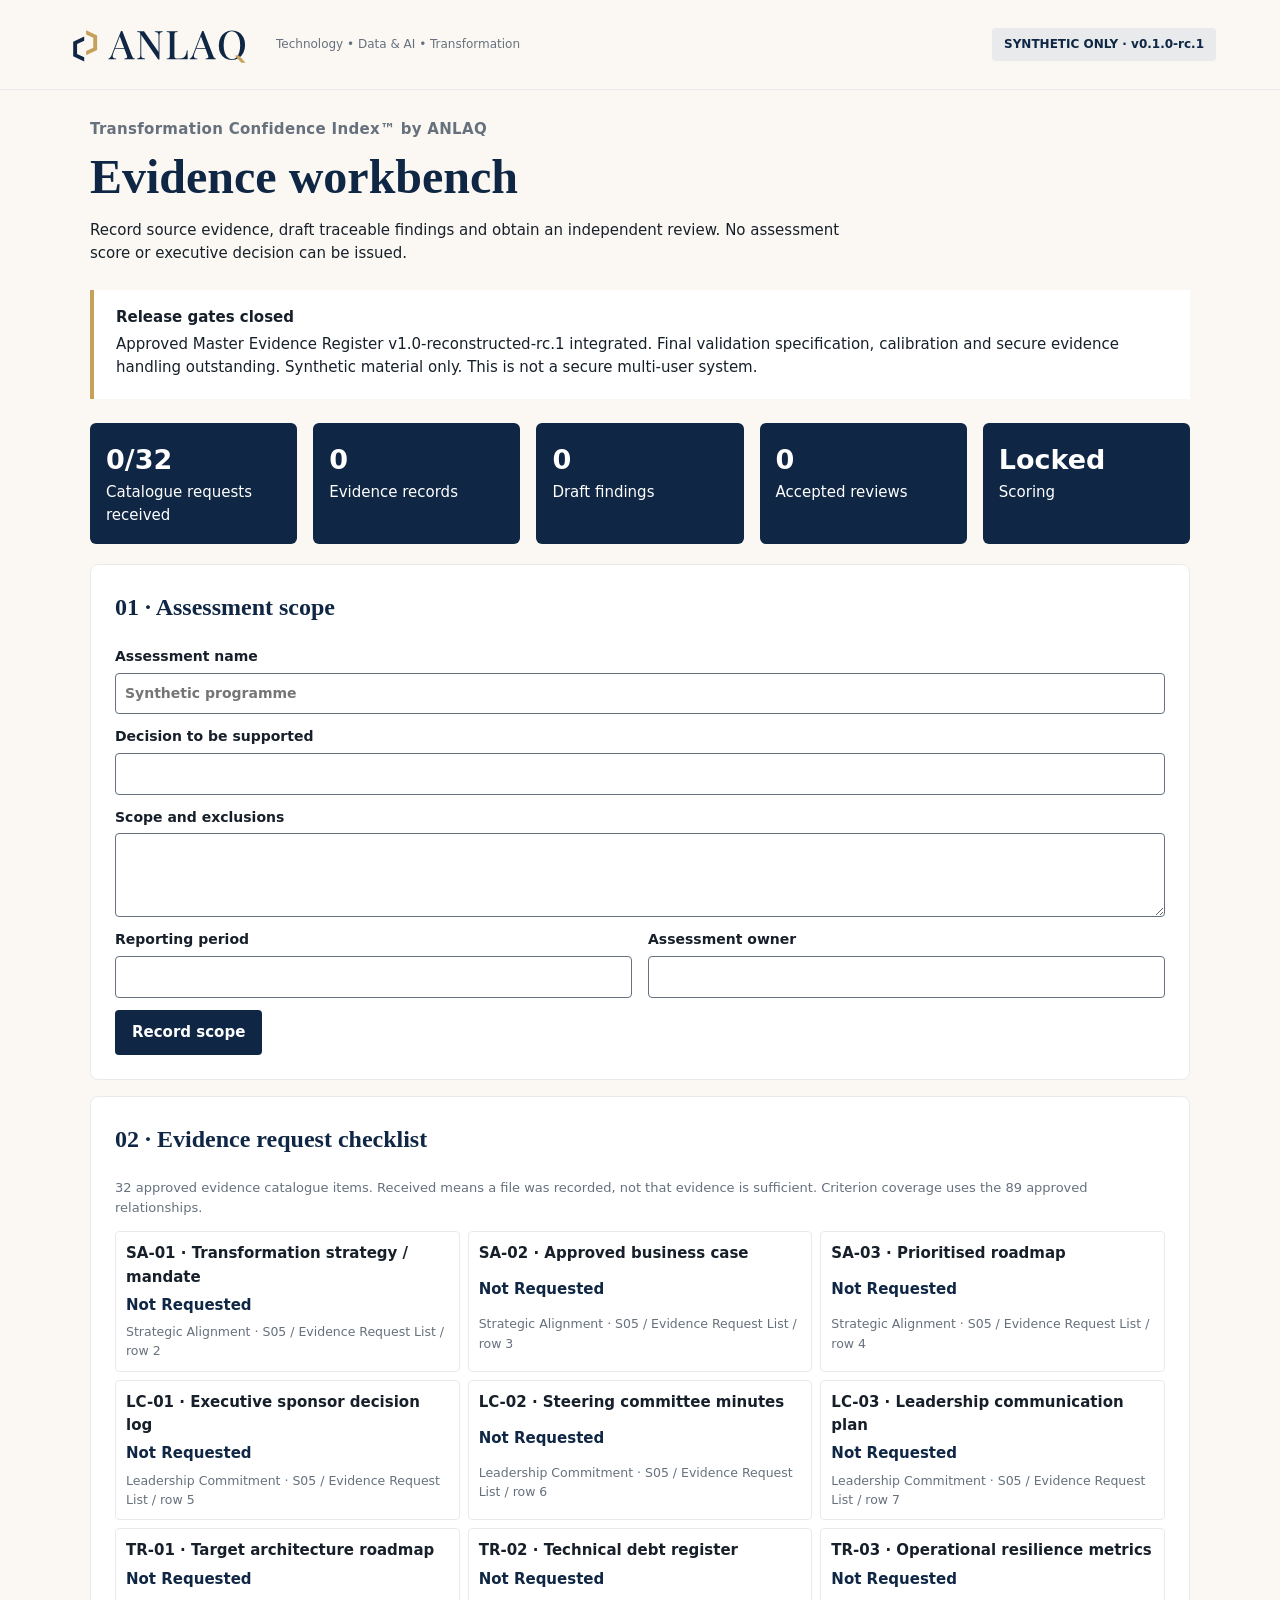
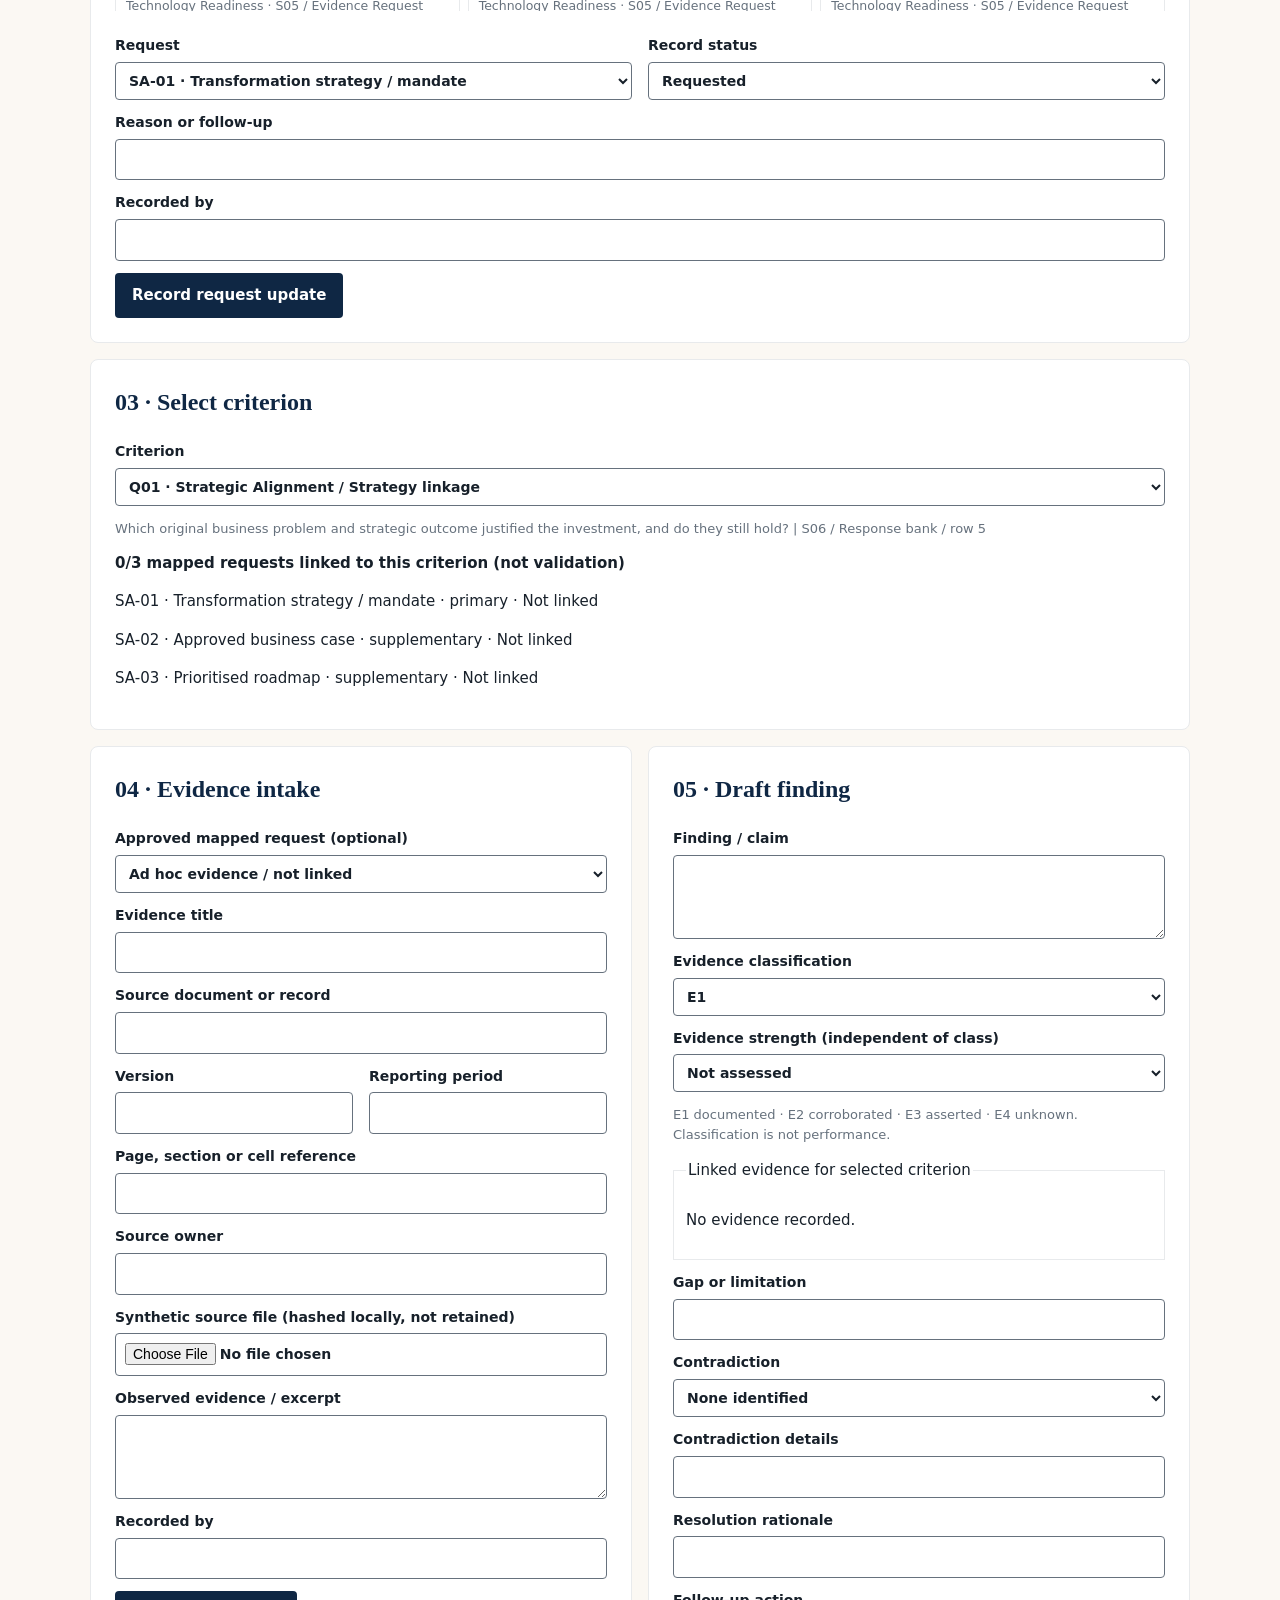
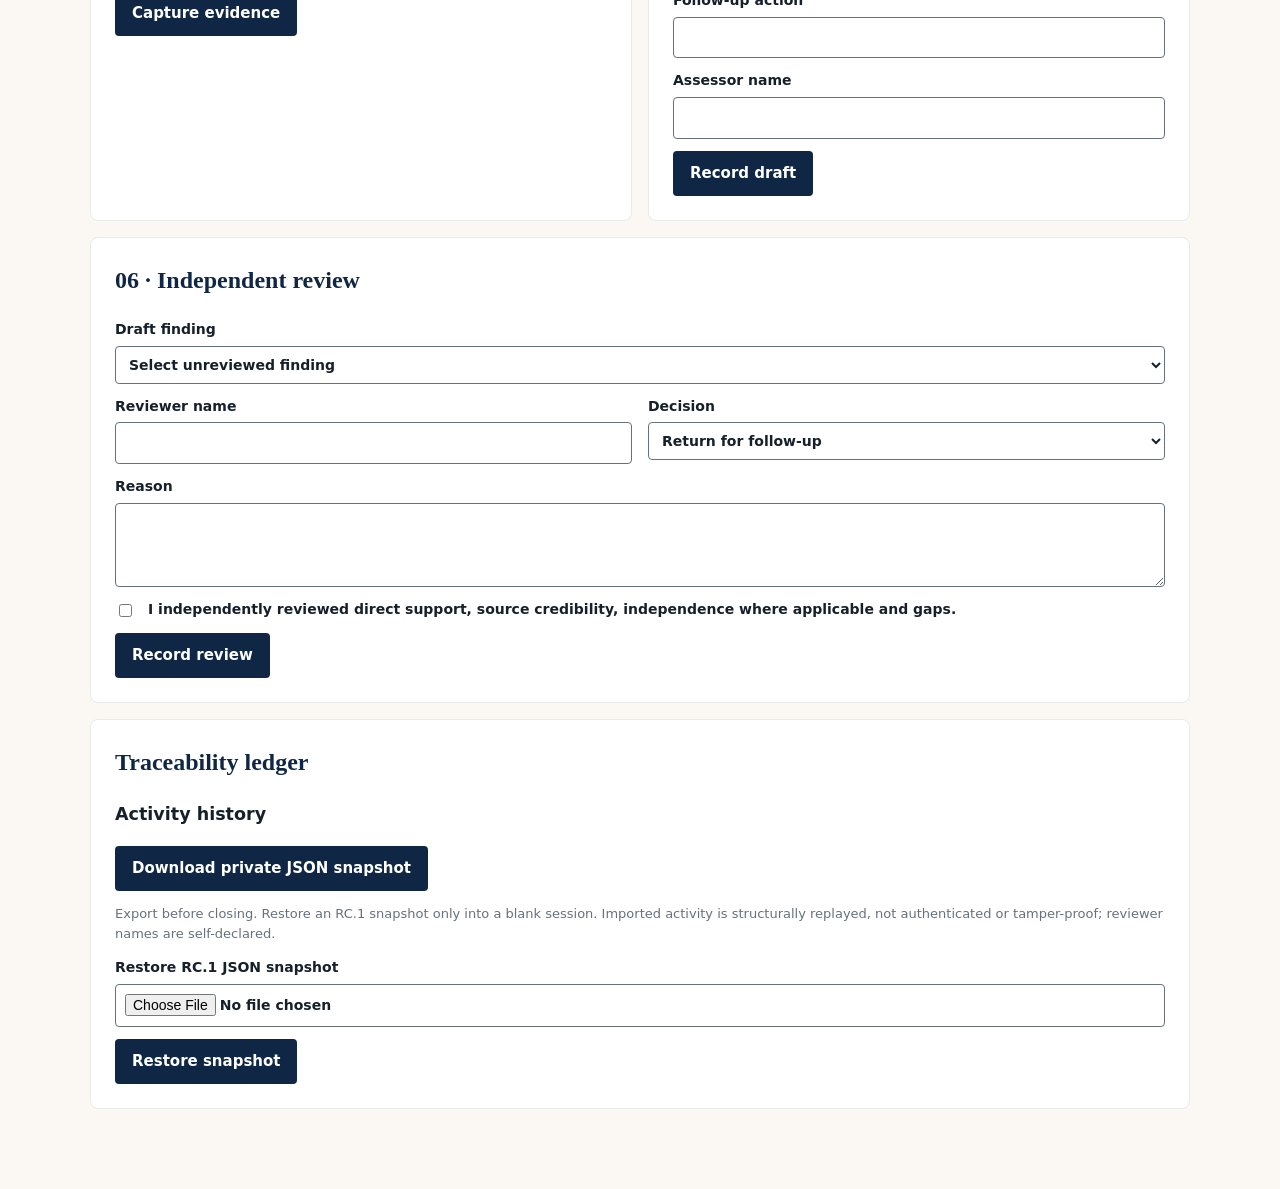
<file: prototypes/tci-evidence-workbench/index.html>
<!doctype html><html lang="en"><head><meta charset="utf-8"><meta name="viewport" content="width=device-width,initial-scale=1"><title>ANLAQ | Evidence workbench</title><link rel="stylesheet" href="style.css"></head>
<body><header><img src="logo.svg" alt="ANLAQ" width="190"><div class="tag">Technology • Data &amp; AI • Transformation</div><span class="badge">SYNTHETIC ONLY · v0.1.0-rc.1</span></header><main>
<div class="intro"><div class="eyebrow">Transformation Confidence Index™ by ANLAQ</div><h1>Evidence workbench</h1><p>Record source evidence, draft traceable findings and obtain an independent review. No assessment score or executive decision can be issued.</p></div>
<div class="alert"><strong>Release gates closed</strong><p>Approved Master Evidence Register v1.0-reconstructed-rc.1 integrated. Final validation specification, calibration and secure evidence handling outstanding. Synthetic material only. This is not a secure multi-user system.</p></div>
<section class="stats" id="stats"></section>
<section><h2>01 · Assessment scope</h2><form id="scope"><label>Assessment name<input name="title" required placeholder="Synthetic programme"></label><label>Decision to be supported<input name="decision" required></label><label>Scope and exclusions<textarea name="boundary" required></textarea></label><div class="pair"><label>Reporting period<input name="period" required></label><label>Assessment owner<input name="owner" required></label></div><button>Record scope</button></form><div id="scope-summary"></div></section>
<section><h2>02 · Evidence request checklist</h2><p class="muted">32 approved evidence catalogue items. Received means a file was recorded, not that evidence is sufficient. Criterion coverage uses the 89 approved relationships.</p><div id="request-list"></div><form id="request"><div class="pair"><label>Request<select name="requestId" id="request-select" required></select></label><label>Record status<select name="status"><option value="requested">Requested</option><option value="missing">Missing / unavailable</option></select></label></div><label>Reason or follow-up<input name="reason" required></label><label>Recorded by<input name="actor" required></label><button>Record request update</button></form></section>
<section><h2>03 · Select criterion</h2><label>Criterion<select id="criterion"></select></label><p id="criterion-source"></p><div id="criterion-coverage"></div></section>
<div class="columns"><section><h2>04 · Evidence intake</h2><form id="evidence"><label>Approved mapped request (optional)<select name="requestId" id="evidence-request"></select></label><label>Evidence title<input name="title" required></label><label>Source document or record<input name="source" required></label><div class="pair"><label>Version<input name="version" required></label><label>Reporting period<input name="period" required></label></div><label>Page, section or cell reference<input name="location" required></label><label>Source owner<input name="owner" required></label><label>Synthetic source file (hashed locally, not retained)<input name="file" type="file" required></label><label>Observed evidence / excerpt<textarea name="note" required></textarea></label><label>Recorded by<input name="actor" required></label><button>Capture evidence</button></form></section>
<section><h2>05 · Draft finding</h2><form id="finding"><label>Finding / claim<textarea name="claim" required></textarea></label><label>Evidence classification<select name="evidenceClass"><option>E1</option><option>E2</option><option>E3</option><option>E4</option></select></label><label>Evidence strength (independent of class)<select name="evidenceStrength"><option>Not assessed</option><option>Strong</option><option>Moderate</option><option>Weak</option></select></label><p class="muted">E1 documented · E2 corroborated · E3 asserted · E4 unknown. Classification is not performance.</p><fieldset><legend>Linked evidence for selected criterion</legend><div id="refs"></div></fieldset><label>Gap or limitation<input name="gap" required></label><label>Contradiction<select name="contradiction"><option value="none">None identified</option><option value="open">Open</option><option value="resolved">Resolved</option></select></label><label>Contradiction details<input name="contradictionDetail"></label><label>Resolution rationale<input name="resolution"></label><label>Follow-up action<input name="action" required></label><label>Assessor name<input name="author" required></label><button>Record draft</button></form></section></div>
<section><h2>06 · Independent review</h2><form id="review"><label>Draft finding<select name="finding" id="review-select" required></select></label><div class="pair"><label>Reviewer name<input name="reviewer" required></label><label>Decision<select name="decision"><option value="return">Return for follow-up</option><option value="accept">Accept evidence review (not final decision)</option></select></label></div><label>Reason<textarea name="reason" required></textarea></label><label class="check"><input type="checkbox" name="confirmed">I independently reviewed direct support, source credibility, independence where applicable and gaps.</label><button>Record review</button></form></section>
<p role="status" id="status" aria-live="polite"></p><section><h2>Traceability ledger</h2><div id="ledger"></div><button id="export" type="button">Download private JSON snapshot</button><p class="muted">Export before closing. Restore an RC.1 snapshot only into a blank session. Imported activity is structurally replayed, not authenticated or tamper-proof; reviewer names are self-declared.</p><label>Restore RC.1 JSON snapshot<input type="file" id="restore-file" accept=".json,application/json"></label><button id="restore" type="button">Restore snapshot</button></section></main><script src="sources.js"></script><script src="requests.js"></script><script src="core.js"></script><script src="app.js"></script></body></html>
</file>
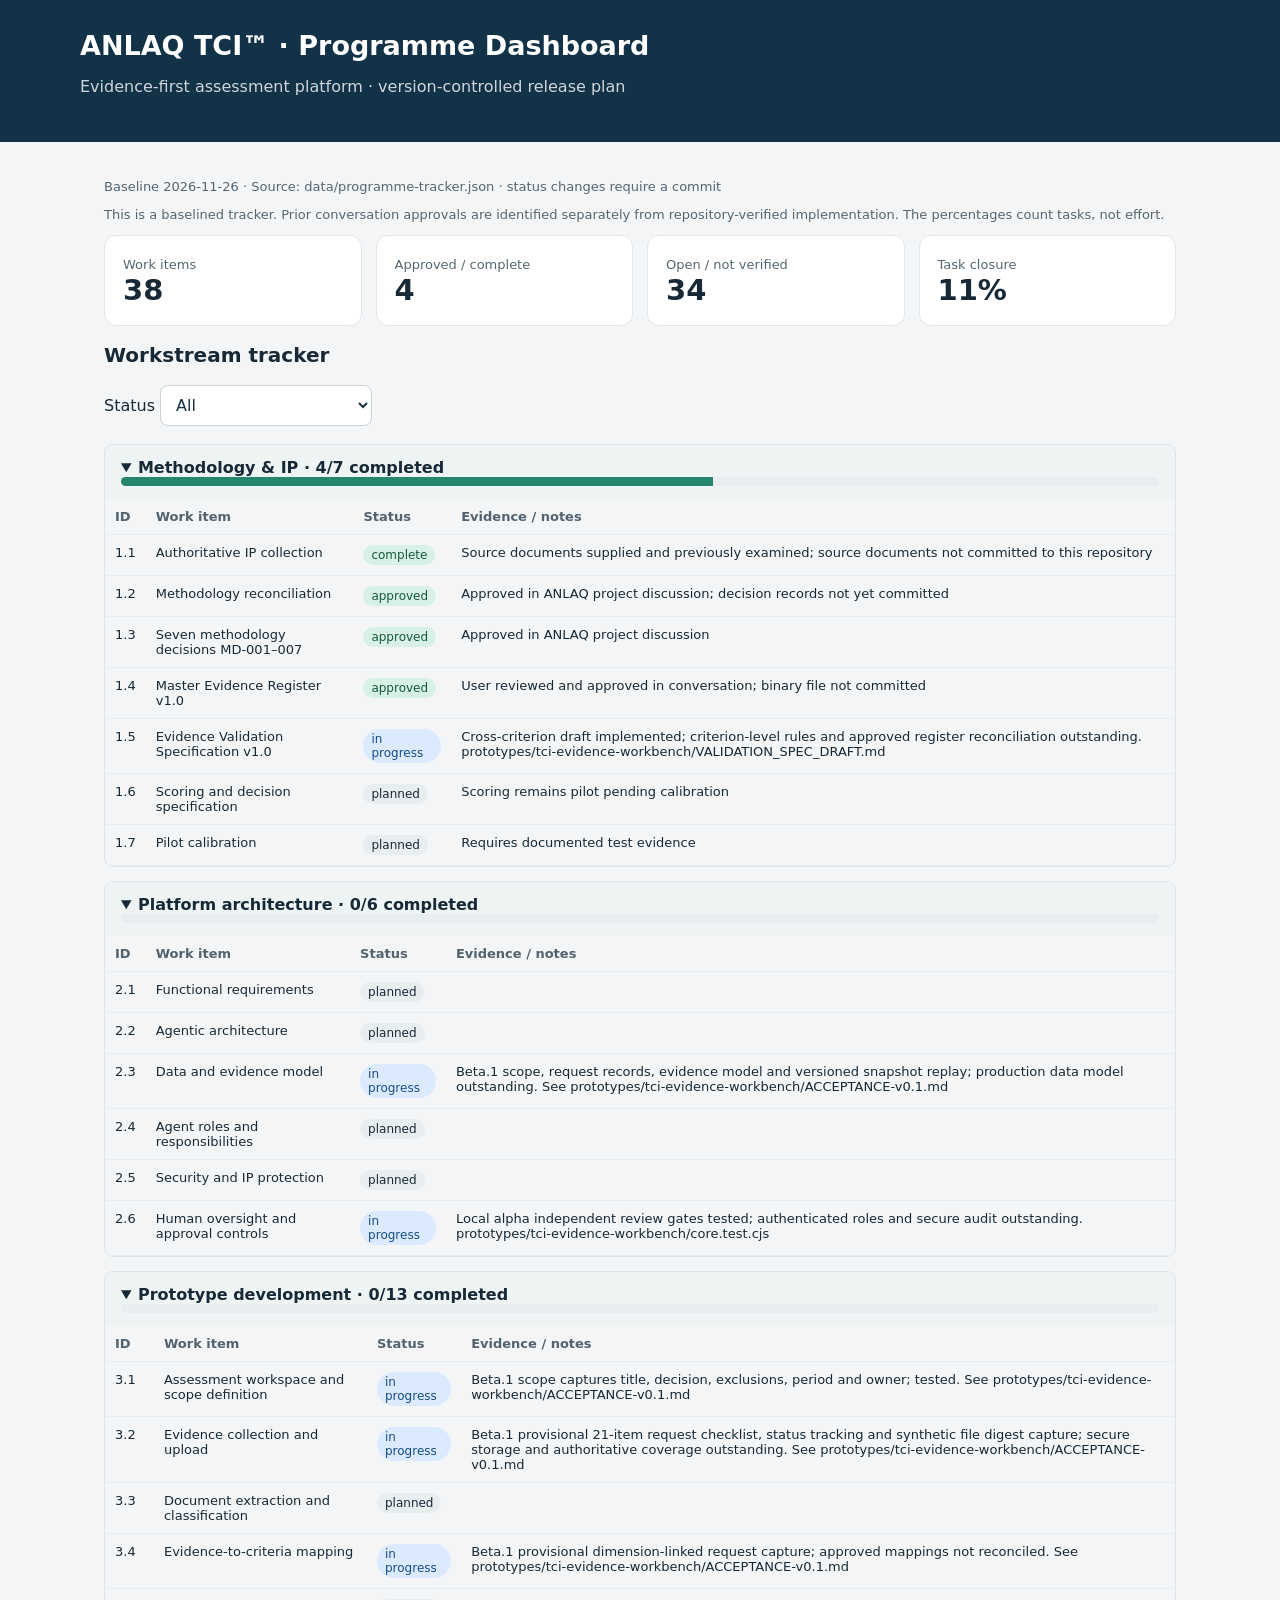
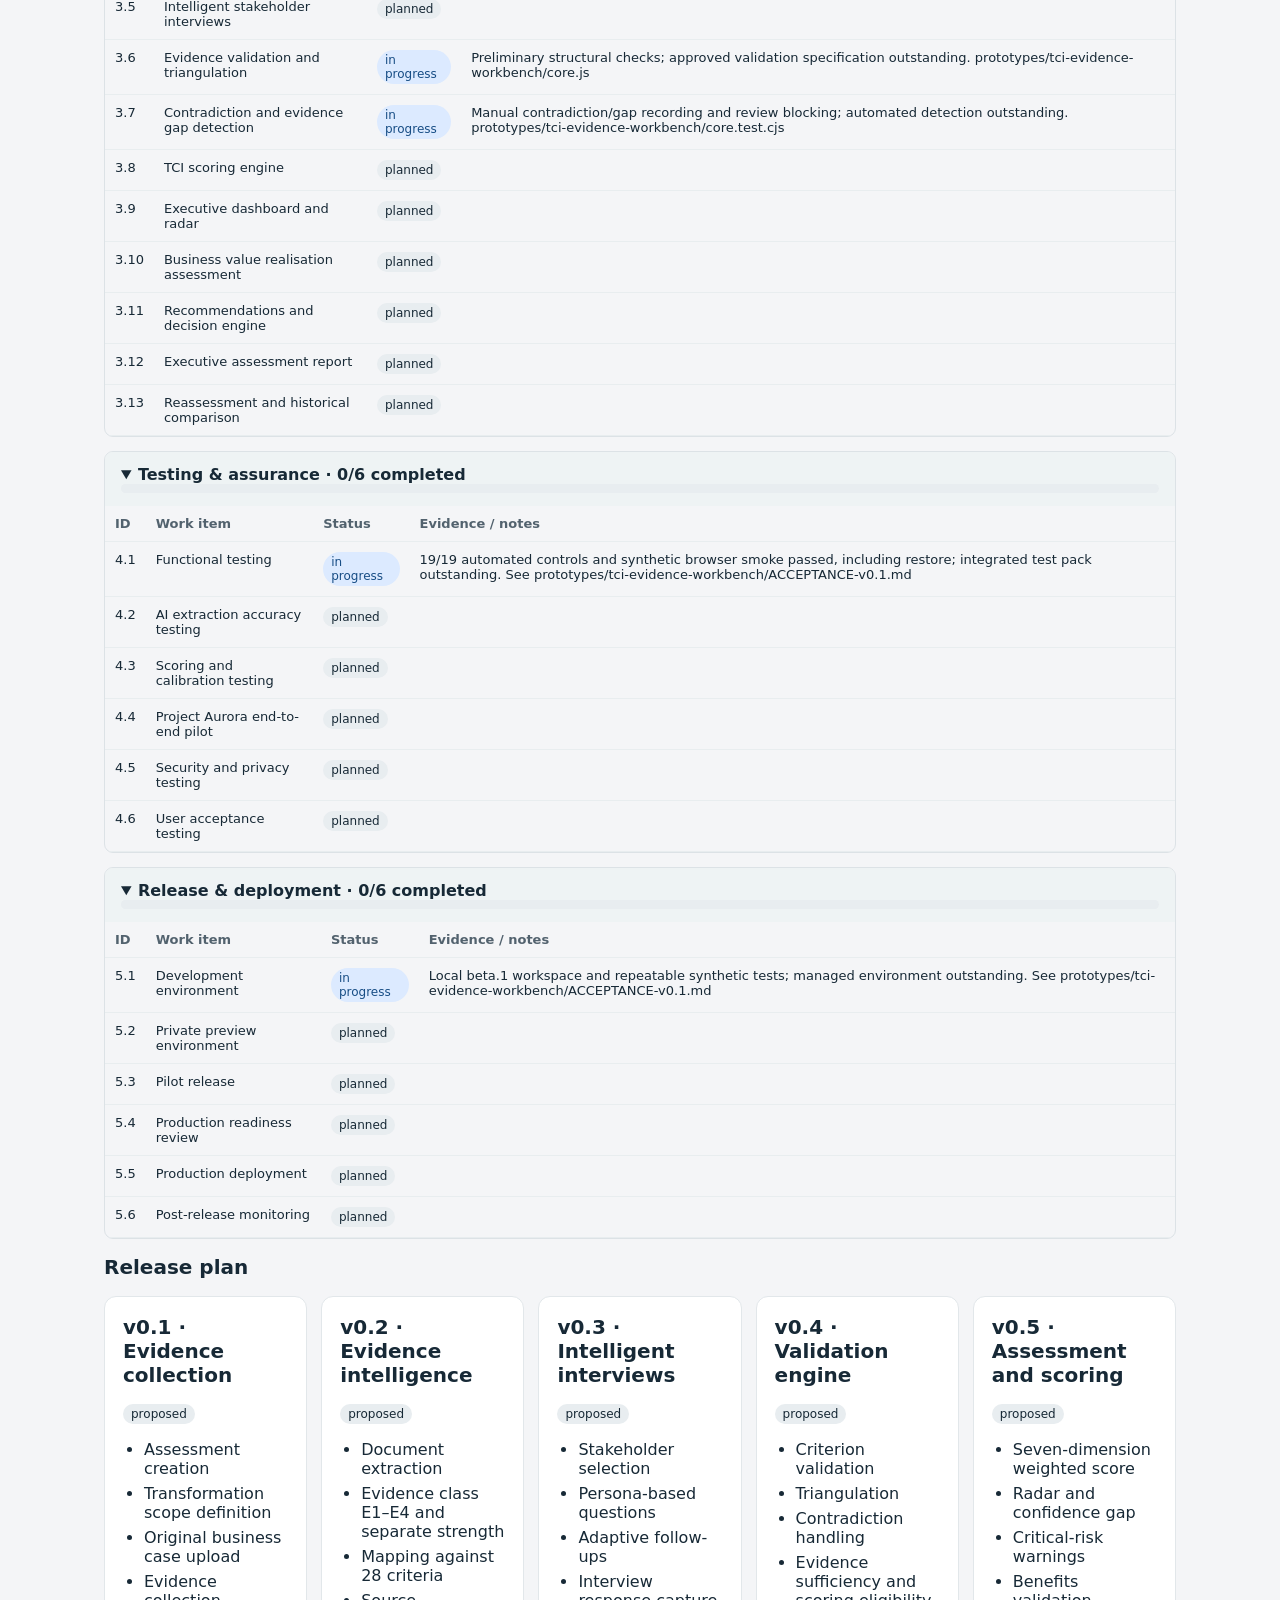
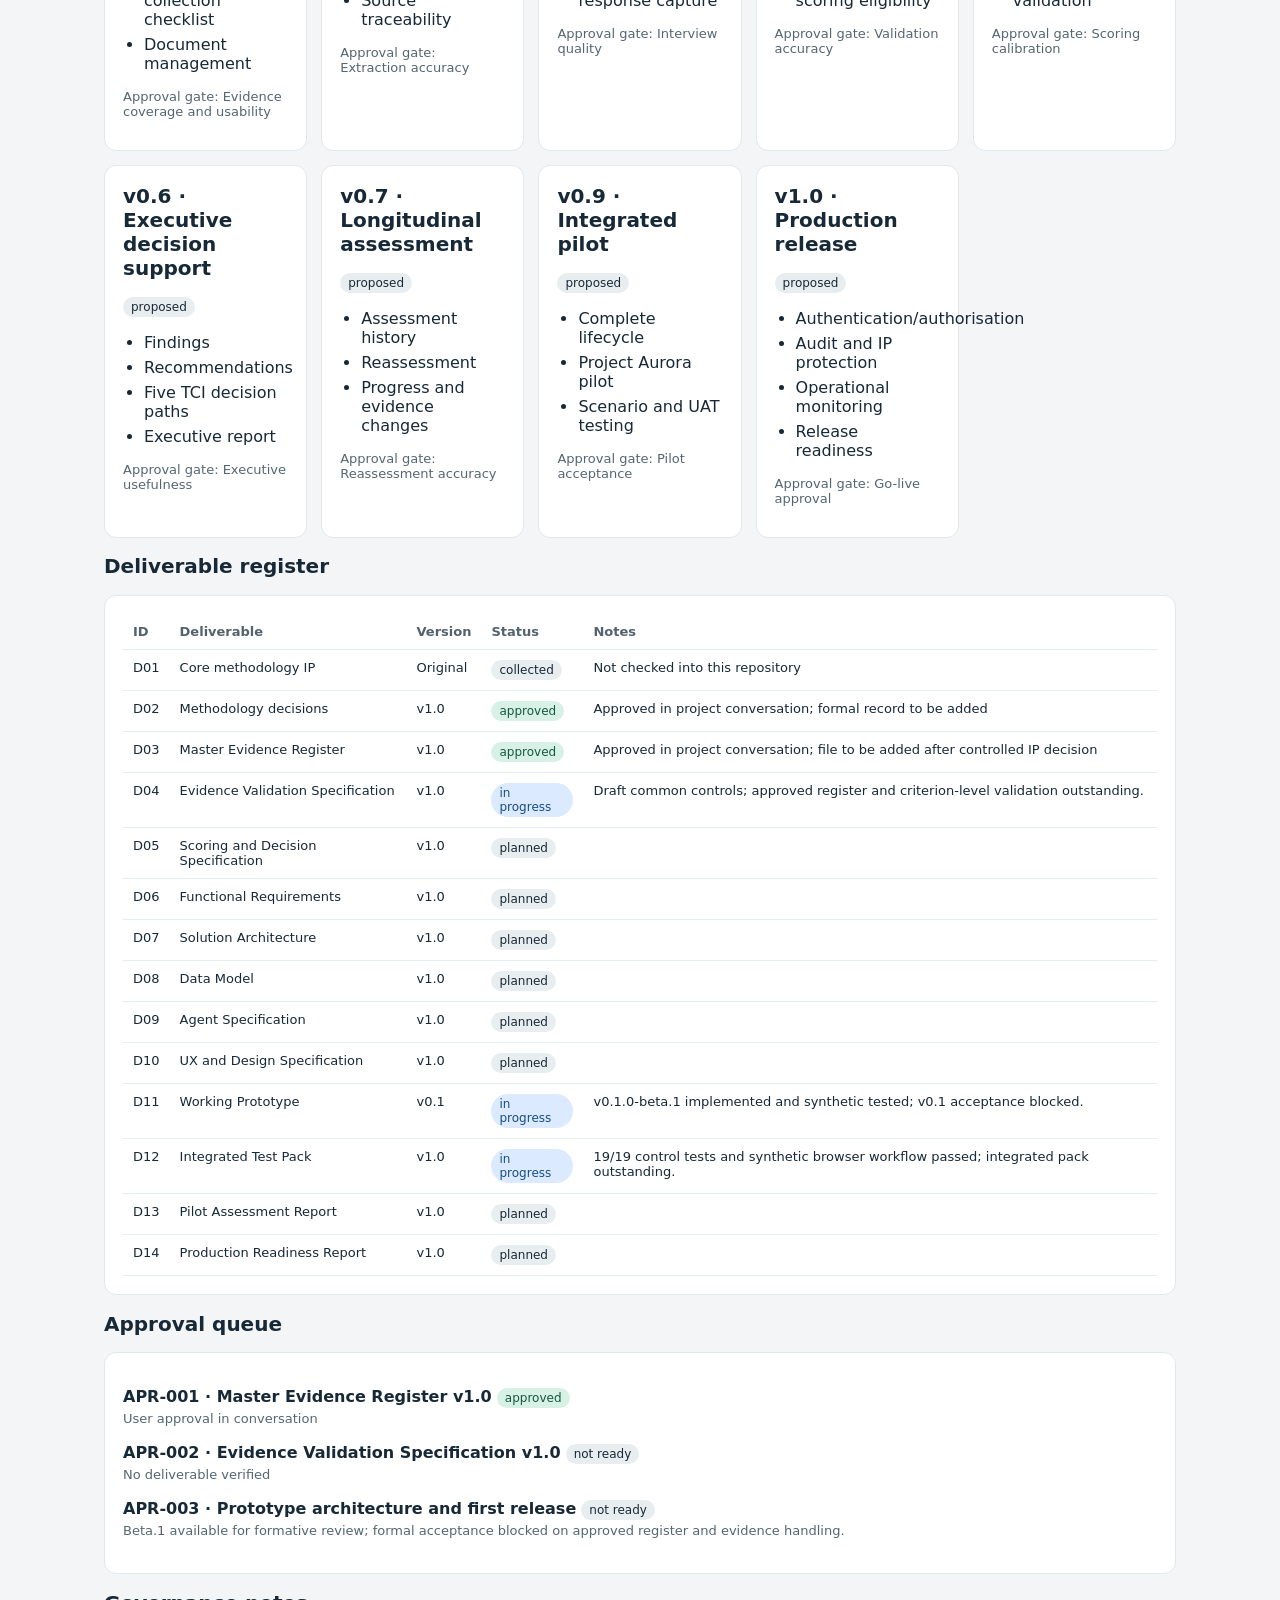
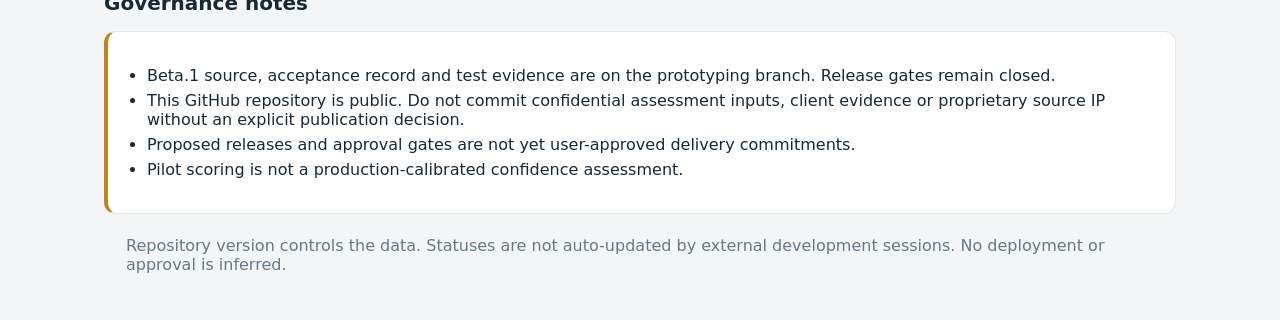
<file: docs/tci/dashboard.html>
<!doctype html>
<html lang="en"><head><meta charset="utf-8"><meta name="viewport" content="width=device-width, initial-scale=1">
<title>ANLAQ TCI™ programme dashboard</title>
<style>:root{color-scheme:light;font-family:Inter,system-ui,-apple-system,Segoe UI,sans-serif;background:#f4f5f7;color:#172936}*{box-sizing:border-box}body{margin:0}header{background:#123248;color:#fff;padding:30px max(24px,calc((100vw - 1120px)/2))}header h1{margin:0;font-size:27px}header p{opacity:.8}main{max-width:1120px;margin:auto;padding:24px}h2{font-size:20px}a{color:#146c74}button,select{font:inherit;padding:9px 11px;border:1px solid #c9d2d7;border-radius:8px;background:white;color:#173244}.cards{display:grid;grid-template-columns:repeat(auto-fit,minmax(170px,1fr));gap:14px}.card,section{background:white;border:1px solid #e2e7ea;border-radius:12px;padding:18px}.card strong{font-size:29px;display:block}.muted{color:#556671;font-size:13px}.toolbar{display:flex;gap:12px;flex-wrap:wrap;margin:18px 0}.phase{margin:14px 0}details{border:1px solid #dce2e6;border-radius:9px;margin:10px 0;overflow:hidden}summary{cursor:pointer;padding:13px 16px;font-weight:650;background:#eef3f4}table{border-collapse:collapse;width:100%;font-size:13px}th,td{text-align:left;padding:10px;border-bottom:1px solid #e8edef;vertical-align:top}th{color:#52626e}.status{display:inline-block;padding:3px 8px;border-radius:99px;background:#e8edf0;font-size:12px}.approved,.complete{background:#d8f1e6;color:#15583d}.outstanding,.blocked{background:#fff0ce;color:#79540e}.in_progress{background:#dceaff;color:#174d85}.bar{height:9px;background:#e8edf0;border-radius:12px;overflow:hidden}.bar span{display:block;height:100%;background:#25856d}footer{padding:22px;color:#667984}ul{padding-left:21px}li{margin:6px 0}.warning{border-left:4px solid #bc861f}</style></head>
<body><header><h1>ANLAQ TCI™ · Programme Dashboard</h1><p>Evidence-first assessment platform · version-controlled release plan</p></header>
<main><p class="muted" id="source">Loading version-controlled baseline…</p><div id="warning"></div>
<div class="cards" id="summary"></div>
<h2>Workstream tracker</h2><div class="toolbar"><label>Status <select id="filter"><option value="all">All</option><option value="open">Open only</option><option value="closed">Approved / complete</option></select></label></div><div id="phases"></div>
<h2>Release plan</h2><div id="releases" class="cards"></div>
<h2>Deliverable register</h2><section><div style="overflow:auto"><table><thead><tr><th>ID</th><th>Deliverable</th><th>Version</th><th>Status</th><th>Notes</th></tr></thead><tbody id="deliverables"></tbody></table></div></section>
<h2>Approval queue</h2><section id="approvals"></section>
<h2>Governance notes</h2><section class="warning" id="notes"></section>
<footer>Repository version controls the data. Statuses are not auto-updated by external development sessions. No deployment or approval is inferred.</footer></main>
<script>
const safe=s=>String(s??'').replace(/[&<>"']/g,c=>({'&':'&amp;','<':'&lt;','>':'&gt;','"':'&quot;',"'":'&#39;'}[c]));
const badge=s=>'<span class="status '+safe(s)+'">'+safe(s.replaceAll('_',' '))+'</span>';
const closed=s=>['approved','complete'].includes(s);
async function start(){
 let data;
 try{const r=await fetch('./data/programme-tracker.json',{cache:'no-store'});if(!r.ok)throw Error('HTTP '+r.status);data=await r.json()}catch(e){document.getElementById('source').textContent='Unable to load the tracker JSON. View this page from a local web server or through GitHub Pages (if enabled).';return}
 document.getElementById('source').textContent='Baseline '+data.baseline_date+' · Source: data/programme-tracker.json · status changes require a commit';
 const n=data.work_items.length,c=data.work_items.filter(i=>closed(i.status)).length;
 document.getElementById('summary').innerHTML=[['Work items',n],['Approved / complete',c],['Open / not verified',n-c],['Task closure',Math.round(100*c/n)+'%']].map(([t,v])=>'<div class="card"><span class="muted">'+safe(t)+'</span><strong>'+safe(v)+'</strong></div>').join('');
 document.getElementById('warning').innerHTML='<p class="muted">This is a baselined tracker. Prior conversation approvals are identified separately from repository-verified implementation. The percentages count tasks, not effort.</p>';
 const render=()=>{let f=document.getElementById('filter').value;document.getElementById('phases').innerHTML=data.phases.map(p=>{const all=data.work_items.filter(i=>i.phase===p.id),list=all.filter(i=>f==='all'||(f==='closed'?closed(i.status):!closed(i.status))),done=all.filter(i=>closed(i.status)).length;return '<details class="phase" open><summary>'+safe(p.title)+' · '+done+'/'+all.length+' completed <div class="bar"><span style="width:'+Math.round(done/all.length*100)+'%"></span></div></summary><div style="overflow:auto"><table><thead><tr><th>ID</th><th>Work item</th><th>Status</th><th>Evidence / notes</th></tr></thead><tbody>'+list.map(i=>'<tr><td>'+safe(i.id)+'</td><td>'+safe(i.title)+'</td><td>'+badge(i.status)+'</td><td>'+safe(i.evidence)+'</td></tr>').join('')+'</tbody></table></div></details>'}).join('')};
 document.getElementById('filter').addEventListener('change',render);render();
 document.getElementById('releases').innerHTML=data.releases.map(r=>'<article class="card"><strong style="font-size:20px">'+safe(r.version)+' · '+safe(r.title)+'</strong><p>'+badge(r.status)+'</p><ul>'+r.features.map(x=>'<li>'+safe(x)+'</li>').join('')+'</ul><p class="muted">Approval gate: '+safe(r.approval_gate)+'</p></article>').join('');
 document.getElementById('deliverables').innerHTML=data.deliverables.map(d=>'<tr><td>'+safe(d.id)+'</td><td>'+safe(d.title)+'</td><td>'+safe(d.version)+'</td><td>'+badge(d.status)+'</td><td>'+safe(d.notes)+'</td></tr>').join('');
 document.getElementById('approvals').innerHTML=data.approvals.map(a=>'<p><b>'+safe(a.id)+' · '+safe(a.item)+'</b> '+badge(a.status)+'<br><span class="muted">'+safe(a.basis)+'</span></p>').join('');
 document.getElementById('notes').innerHTML='<ul>'+data.warnings.map(w=>'<li>'+safe(w)+'</li>').join('')+'</ul>';
}start();
</script></body></html>
</file>
<file: prototypes/tci-evidence-workbench/style.css>
*{box-sizing:border-box}body{margin:0;background:#fbf8f3;color:#17202a;font:15px/1.55 Inter,system-ui,sans-serif}header{display:flex;align-items:center;gap:22px;padding:20px 5%;border-bottom:1px solid #e8eaec;flex-wrap:wrap}header img{height:auto}.tag{font-size:12px;color:#66717d}.badge{margin-left:auto;color:#0f2744;background:#e8eaec;font-weight:700;padding:7px 12px;border-radius:4px;font-size:12px}main{max-width:1140px;margin:0 auto;padding:28px 20px 64px}h1,h2{font-family:Georgia,serif;color:#0f2744}h1{font-size:clamp(34px,5vw,48px);line-height:1.1;margin:10px 0}h2{font-size:24px;margin:0 0 20px}.eyebrow{color:#66717d;font-weight:600;letter-spacing:.02em}.intro p{max-width:760px}.alert{border-left:4px solid #c6a15b;background:#fff;padding:16px 22px;margin:24px 0}.alert p{margin:4px 0}.stats,.columns,.pair{display:grid;gap:16px}.stats{grid-template-columns:repeat(4,1fr);margin:20px 0}.stat{padding:16px;background:#0f2744;color:white;border-radius:6px}.stat strong{display:block;font-size:27px}.columns,.pair{grid-template-columns:repeat(2,minmax(0,1fr))}section:not(.stats){background:white;border:1px solid #e8eaec;padding:24px;border-radius:8px;margin-bottom:16px}label{display:block;font-size:14px;font-weight:600;margin-bottom:12px}input,textarea,select{display:block;font:inherit;width:100%;margin-top:5px;padding:9px;border:1px solid #66717d;border-radius:4px;background:white;color:#17202a}textarea{min-height:84px;resize:vertical}.check{display:flex;align-items:flex-start;gap:8px}.check input,#refs input{width:auto;display:inline;margin-right:8px}button{background:#0f2744;color:white;border:none;padding:11px 17px;border-radius:4px;font:inherit;font-weight:600;cursor:pointer}button:focus-visible,input:focus-visible,select:focus-visible,textarea:focus-visible{outline:3px solid #c6a15b;outline-offset:2px}.muted,#criterion-source{color:#66717d;font-size:13px}fieldset{border:1px solid #e8eaec;margin:0 0 12px;padding:12px}#ledger article{border-top:1px solid #e8eaec;padding:12px 0;overflow-wrap:anywhere}#ledger p{margin:3px 0}#status{position:sticky;bottom:0;background:#0f2744;color:white;padding:10px;z-index:1}#status:empty{display:none}@media(max-width:700px){.columns,.pair{grid-template-columns:1fr}.stats{grid-template-columns:repeat(2,1fr)}.badge{margin-left:0}}
#request-list{display:grid;grid-template-columns:repeat(3,minmax(0,1fr));gap:8px;margin:12px 0 24px;max-height:380px;overflow-y:auto}#request-list article{border:1px solid #e8eaec;border-radius:4px;padding:10px;display:grid;gap:5px}#request-list span{text-transform:capitalize;font-weight:700;color:#0f2744}#request-list small{color:#66717d}.stats{grid-template-columns:repeat(5,1fr)}@media(max-width:700px){#request-list{grid-template-columns:1fr}.stats{grid-template-columns:repeat(2,1fr)}}
</file>
